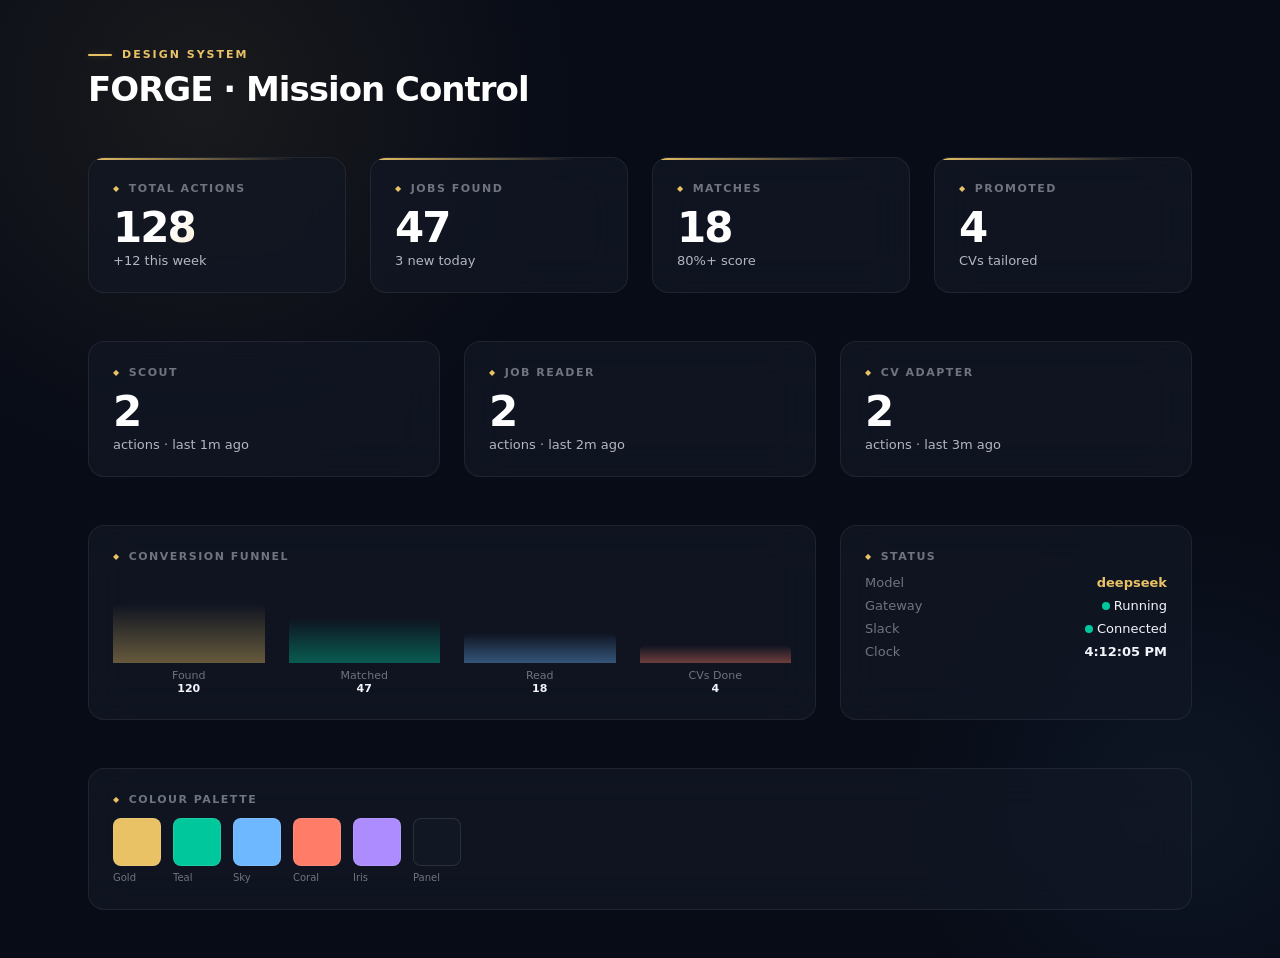
<file: job-hunting-dashboard/design/forge-template.html>
<!DOCTYPE html>
<html lang="en">
<head>
<meta charset="UTF-8">
<meta name="viewport" content="width=device-width, initial-scale=1.0">
<title>FORGE — Design Reference</title>
<style id="fx-fix">
  :root {
    --bg: #080C17;
    --bg-panel: #121724;
    --surface: #0B1120;
    --border: #272C3C;
    --border-light: rgba(255,255,255,0.07);
    --text: #F3F5FB;
    --text-secondary: #B4B7C1;
    --text-faint: #70747F;
    --gold: #EAC266;
    --gold-glow: rgba(234,194,102,0.25);
    --teal: #00C89C;
    --coral: #FF7C68;
    --iris: #AD8CFF;
    --sky: #6EB8FF;
    --card-radius: 16px;
    --card-padding: 24px;
    --blur: blur(20px);
  }
  * { margin:0; padding:0; box-sizing:border-box; }
  body {
    font-family: system-ui, -apple-system, 'Segoe UI', sans-serif;
    background: var(--bg);
    color: var(--text);
    min-height: 100vh;
    position: relative;
    overflow-x: hidden;
  }
  body::before {
    content: '';
    position: fixed;
    top: -300px; left: -200px;
    width: 800px; height: 800px;
    background: radial-gradient(circle, rgba(234,194,102,0.08) 0%, transparent 70%);
    pointer-events: none;
    z-index: 0;
  }
  body::after {
    content: '';
    position: fixed;
    bottom: -200px; right: -200px;
    width: 600px; height: 600px;
    background: radial-gradient(circle, rgba(110,184,255,0.06) 0%, transparent 70%);
    pointer-events: none;
    z-index: 0;
  }
  .wrapper { padding: 48px; max-width: 1200px; margin:0 auto; position:relative; z-index:1; }
  h1 { font-size: 34px; font-weight: 800; letter-spacing: -1px; background: linear-gradient(135deg,#fff 40%,var(--gold)); -webkit-background-clip:text; -webkit-text-fill-color:transparent; margin-bottom: 48px; }
  .eyebrow { font-size: 11px; font-weight: 600; text-transform: uppercase; letter-spacing: 2px; color: var(--gold); margin-bottom: 8px; display: flex; align-items: center; gap: 10px; }
  .eyebrow::before { content: ''; display: inline-block; width: 24px; height: 2px; background: var(--gold); border-radius: 2px; box-shadow: 0 0 6px var(--gold-glow); }
  .grid { display: grid; gap: 24px; margin-bottom: 48px; }
  .grid-4 { grid-template-columns: repeat(4,1fr); }
  .grid-3 { grid-template-columns: repeat(3,1fr); }
  .grid-2 { grid-template-columns: repeat(2,1fr); }
  .card {
    background: rgba(18,23,36,0.75);
    backdrop-filter: var(--blur);
    -webkit-backdrop-filter: var(--blur);
    border: 1px solid rgba(255,255,255,0.07);
    border-radius: var(--card-radius);
    padding: var(--card-padding);
    position: relative;
    overflow: hidden;
    transition: border-color 0.2s;
  }
  .card:hover { border-color: rgba(255,255,255,0.14); }
  .card-accent::before {
    content: '';
    position: absolute;
    top: 0; left: 0; right: 0;
    height: 2px;
    background: linear-gradient(90deg, var(--gold), transparent 80%);
  }
  .card-label { font-size: 11px; font-weight: 600; text-transform: uppercase; letter-spacing: 1.5px; color: var(--text-faint); margin-bottom: 12px; display: flex; align-items: center; gap: 8px; }
  .card-label::before { content: '◆'; color: var(--gold); font-size: 8px; }
  .stat-number { font-size: 42px; font-weight: 900; letter-spacing: -2px; background: linear-gradient(135deg,#fff 30%,var(--gold)); -webkit-background-clip:text; -webkit-text-fill-color:transparent; line-height: 1; margin-bottom: 4px; }
  .stat-sub { font-size: 13px; color: var(--text-secondary); }
  .gauge-ring { width: 120px; height: 120px; margin: 0 auto 12px; position: relative; }
  .gauge-ring svg { transform: rotate(-90deg); }
  .gauge-value { position: absolute; inset: 0; display: flex; align-items: center; justify-content: center; font-size: 24px; font-weight: 800; letter-spacing: -1px; }
  .badge { display: inline-flex; align-items: center; gap: 6px; padding: 4px 12px; border-radius: 999px; font-size: 12px; font-weight: 500; }
  .btn { display: inline-flex; align-items: center; gap: 8px; padding: 10px 24px; border-radius: 10px; font-weight: 700; font-size: 14px; cursor: pointer; border: none; transition: all 0.2s; }
  .btn-primary { background: linear-gradient(135deg, var(--gold), #D4A84A); color: #0B1120; box-shadow: 0 4px 20px var(--gold-glow); }
  .btn-primary:hover { transform: translateY(-1px); box-shadow: 0 6px 28px var(--gold-glow); }
  .btn-ghost { background: rgba(255,255,255,0.05); border: 1px solid rgba(255,255,255,0.1); color: var(--text); }
  .btn-ghost:hover { background: rgba(255,255,255,0.1); }
  .container-sample { padding: 24px; border: 1px dashed var(--border); border-radius: var(--card-radius); background: rgba(0,0,0,0.2); margin-bottom: 24px; }
  .color-swatch { display: flex; gap: 12px; flex-wrap: wrap; }
  .swatch { width: 48px; height: 48px; border-radius: 8px; border: 1px solid rgba(255,255,255,0.1); }
  .table-sample { width:100%; border-collapse:collapse; }
  .table-sample th { text-align:left; padding:10px 0; color:var(--text-faint); font-size:11px; font-weight:600; text-transform:uppercase; letter-spacing:1px; border-bottom:1px solid var(--border); }
  .table-sample td { padding:10px 0; border-bottom:1px solid var(--border); font-size:13px; }
  .score-high { color: var(--teal); font-weight:700; }
  .score-mid { color: var(--gold); font-weight:700; }
  @media (max-width:767px) {
    .grid-4, .grid-3, .grid-2 { grid-template-columns: 1fr; }
    .wrapper { padding: 24px; }
  }
</style>
</head>
<body>
<div class="wrapper">
  <div class="eyebrow">Design System</div>
  <h1>FORGE · Mission Control</h1>

  <div class="grid grid-4">
    <div class="card card-accent">
      <div class="card-label">Total Actions</div>
      <div class="stat-number" data-gauge-value="actions" id="gauge-tokens">128</div>
      <div class="stat-sub">+12 this week</div>
    </div>
    <div class="card card-accent">
      <div class="card-label">Jobs Found</div>
      <div class="stat-number" data-gauge-value="jobs" id="gauge-jobs">47</div>
      <div class="stat-sub">3 new today</div>
    </div>
    <div class="card card-accent">
      <div class="card-label">Matches</div>
      <div class="stat-number" data-gauge-value="matches" id="gauge-matches">18</div>
      <div class="stat-sub">80%+ score</div>
    </div>
    <div class="card card-accent">
      <div class="card-label">Promoted</div>
      <div class="stat-number" data-gauge-value="promoted" id="gauge-promoted">4</div>
      <div class="stat-sub">CVs tailored</div>
    </div>
  </div>

  <div class="grid grid-3">
    <div class="card"><div class="card-label">Scout</div><div class="stat-number" data-agent="scout">2</div><div class="stat-sub">actions · last 1m ago</div></div>
    <div class="card"><div class="card-label">Job Reader</div><div class="stat-number" data-agent="job-reader">2</div><div class="stat-sub">actions · last 2m ago</div></div>
    <div class="card"><div class="card-label">CV Adapter</div><div class="stat-number" data-agent="cv-adapter">2</div><div class="stat-sub">actions · last 3m ago</div></div>
  </div>

  <div class="grid grid-3">
    <div class="card" style="grid-column: span 2;">
      <div class="card-label">Conversion Funnel</div>
      <div style="display:flex;gap:24px;align-items:flex-end;height:120px;padding-top:20px;">
        <div style="flex:1;text-align:center;"><div style="height:60px;width:100%;background:linear-gradient(to top,rgba(234,194,102,0.4),transparent);border-radius:6px 6px 0 0;" data-funnel="found"></div><div style="font-size:11px;color:var(--text-faint);margin-top:6px;">Found<br><span style="font-weight:700;color:var(--text);" data-funnel="found-value">120</span></div></div>
        <div style="flex:1;text-align:center;"><div style="height:45px;width:100%;background:linear-gradient(to top,rgba(0,200,156,0.4),transparent);border-radius:6px 6px 0 0;" data-funnel="matched"></div><div style="font-size:11px;color:var(--text-faint);margin-top:6px;">Matched<br><span style="font-weight:700;color:var(--text);" data-funnel="matched-value">47</span></div></div>
        <div style="flex:1;text-align:center;"><div style="height:30px;width:100%;background:linear-gradient(to top,rgba(110,184,255,0.4),transparent);border-radius:6px 6px 0 0;" data-funnel="read"></div><div style="font-size:11px;color:var(--text-faint);margin-top:6px;">Read<br><span style="font-weight:700;color:var(--text);" data-funnel="read-value">18</span></div></div>
        <div style="flex:1;text-align:center;"><div style="height:18px;width:100%;background:linear-gradient(to top,rgba(255,124,104,0.4),transparent);border-radius:6px 6px 0 0;" data-funnel="cvs"></div><div style="font-size:11px;color:var(--text-faint);margin-top:6px;">CVs Done<br><span style="font-weight:700;color:var(--text);" data-funnel="cvs-value">4</span></div></div>
      </div>
    </div>
    <div class="card">
      <div class="card-label">Status</div>
      <div style="display:flex;flex-direction:column;gap:8px;margin-top:8px;">
        <div style="display:flex;justify-content:space-between;font-size:13px;"><span style="color:var(--text-faint);">Model</span><span id="chip-model" style="color:var(--gold);font-weight:600;">deepseek</span></div>
        <div style="display:flex;justify-content:space-between;font-size:13px;"><span style="color:var(--text-faint);">Gateway</span><span><span style="display:inline-block;width:8px;height:8px;border-radius:50%;background:var(--teal);margin-right:4px;"></span>Running</span></div>
        <div style="display:flex;justify-content:space-between;font-size:13px;"><span style="color:var(--text-faint);">Slack</span><span><span style="display:inline-block;width:8px;height:8px;border-radius:50%;background:var(--teal);margin-right:4px;"></span>Connected</span></div>
        <div style="display:flex;justify-content:space-between;font-size:13px;"><span style="color:var(--text-faint);">Clock</span><span id="clock-display" style="font-weight:600;" data-clock>--:--:--</span></div>
      </div>
    </div>
  </div>

  <div class="card">
    <div class="card-label">Colour Palette</div>
    <div class="color-swatch">
      <div><div class="swatch" style="background:#EAC266;"></div><span style="font-size:10px;color:var(--text-faint);">Gold</span></div>
      <div><div class="swatch" style="background:#00C89C;"></div><span style="font-size:10px;color:var(--text-faint);">Teal</span></div>
      <div><div class="swatch" style="background:#6EB8FF;"></div><span style="font-size:10px;color:var(--text-faint);">Sky</span></div>
      <div><div class="swatch" style="background:#FF7C68;"></div><span style="font-size:10px;color:var(--text-faint);">Coral</span></div>
      <div><div class="swatch" style="background:#AD8CFF;"></div><span style="font-size:10px;color:var(--text-faint);">Iris</span></div>
      <div><div class="swatch" style="background:#121724;"></div><span style="font-size:10px;color:var(--text-faint);">Panel</span></div>
    </div>
  </div>
</div>
<script>let c=document.getElementById('clock-display');setInterval(()=>{c.textContent=new Date().toLocaleTimeString()},1000);</script>
</body>
</html>
</file>
